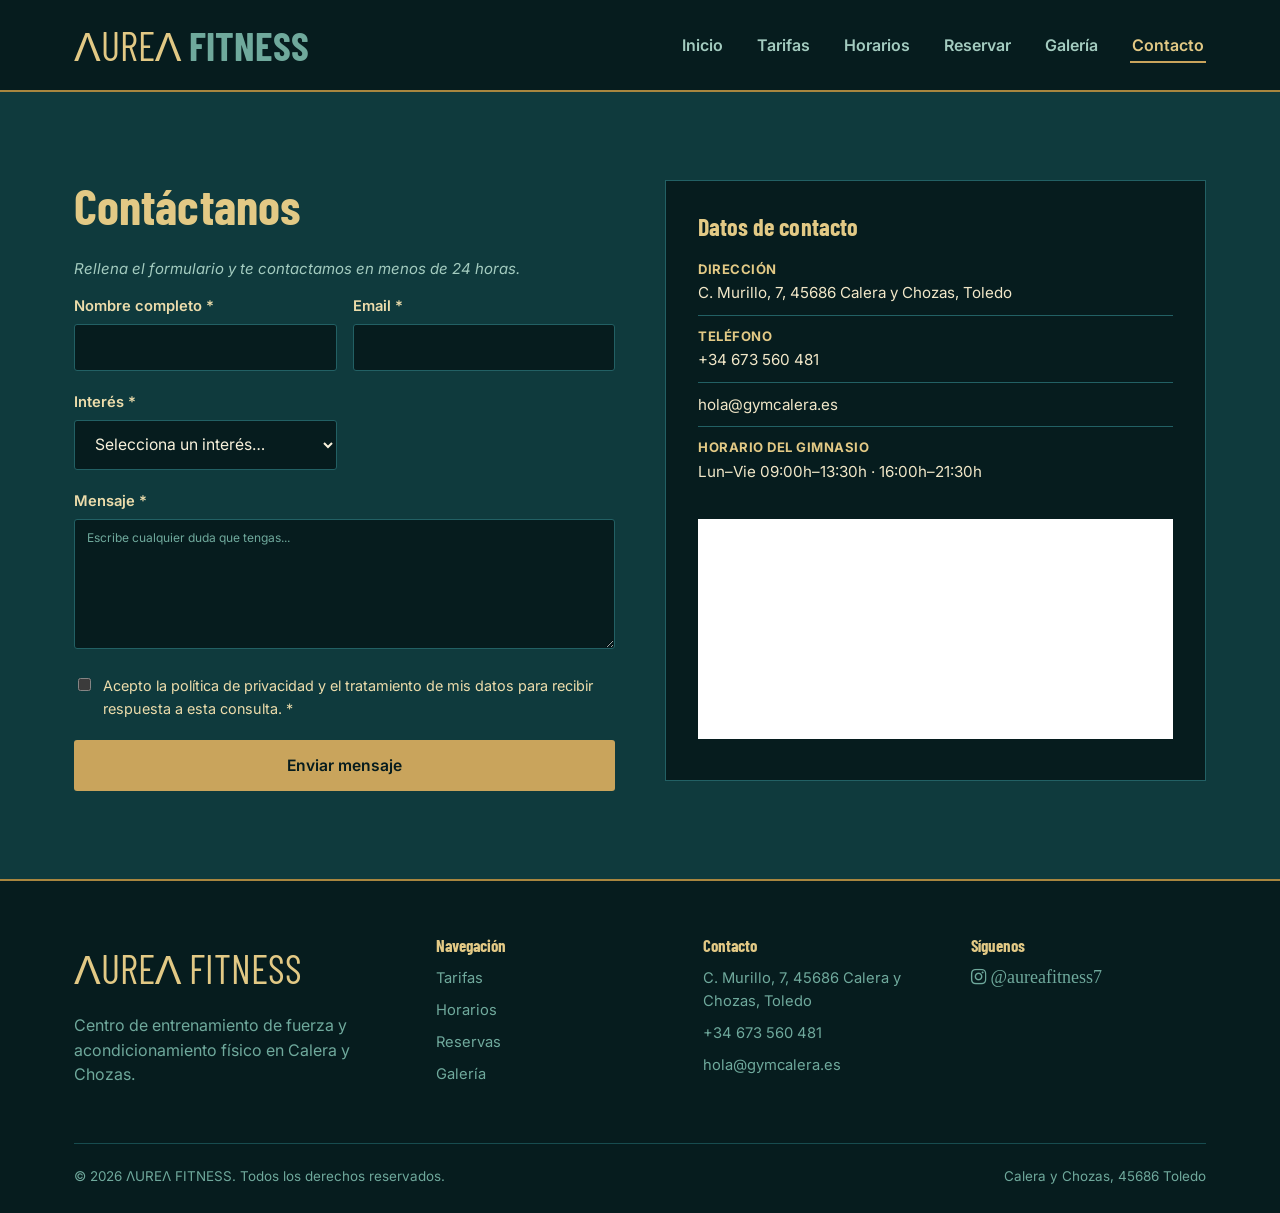
<file: contacto.html>
<!DOCTYPE html>
<html lang="es">
<head>
<meta charset="UTF-8">
<meta name="viewport" content="width=device-width, initial-scale=1.0">
<title>Contacto | ΛUREΛ FITNESS Toledo</title>
<meta name="description" content="Resuelve tus dudas sobre ΛUREΛ FITNESS en Toledo. Formulario de contacto, teléfono, email y ubicación.">
<link rel="canonical" href="https://www.gymcalera.es/contacto.html">
<meta property="og:type" content="website">
<meta property="og:title" content="Contacto | ΛUREΛ FITNESS Toledo">
<meta property="og:url" content="https://www.gymcalera.es/contacto.html">
<link rel="icon" href="data:image/svg+xml,<svg xmlns=%22http://www.w3.org/2000/svg%22 viewBox=%220 0 100 100%22><rect width=%22100%22 height=%22100%22 fill=%22%23101114%22/><text x=%2250%22 y=%2268%22 font-size=%2260%22 fill=%22%23e2472b%22 text-anchor=%22middle%22 font-family=%22Arial%22>C</text></svg>">
<link rel="preconnect" href="https://fonts.googleapis.com">
<link rel="preconnect" href="https://fonts.gstatic.com" crossorigin>
<link href="https://fonts.googleapis.com/css2?family=Barlow+Condensed:wght@500;600;700&family=Inter:wght@400;500;600;700&display=swap" rel="stylesheet">
<link rel="stylesheet" href="assets/css/style.css">
<link rel="stylesheet" href="https://cdnjs.cloudflare.com/ajax/libs/font-awesome/4.7.0/css/font-awesome.min.css">

</head>
<body>
<a class="skip-link" href="#main">Saltar al contenido</a>

<header class="site-header">
  <nav class="nav container" aria-label="Navegación principal">
    <a class="brand" href="index.html">ΛUREΛ <strong>FITNESS</strong></a>
    <ul class="nav-links">
      <li><a href="index.html">Inicio</a></li>
      <li><a href="tarifas.html">Tarifas</a></li>
      <li><a href="horarios.html">Horarios</a></li>
      <li><a href="reservar.html">Reservar</a></li>
      <li><a href="galeria.html">Galería</a></li>
      <li><a href="contacto.html" aria-current="page">Contacto</a></li>
    </ul>
     <div class="nav-cta">
      <button class="nav-toggle" aria-label="Abrir menú" aria-expanded="false">☰</button>
    </div>
  </nav>
</header>

<main id="main">

  <section class="section section--bone">
    <div class="container">
      <div class="contact-layout">

        <div>
          <h2 style="margin-bottom:26px;">Contáctanos</h2>
          <p class="lede" style="font-size: 15px;"><i>Rellena el formulario y te contactamos en menos de 24 horas.</i></p>
          <form id="contact-form" action="https://formspree.io/f/xyewagko" method="POST" novalidate>

            <div class="field-row">
              <div class="field">
                <label for="name">Nombre completo *</label>
                <input type="text" id="name" name="name" autocomplete="name" required maxlength="80">
                <p class="field-error" role="alert"></p>
              </div>
              <div class="field">
                <label for="email">Email *</label>
                <input type="email" id="email" name="email" autocomplete="email" required>
                <p class="field-error" role="alert"></p>
              </div>
            </div>

            <div class="field-row">
              <!--  <div class="field">
                <label for="phone">Teléfono</label>
                <input type="tel" id="phone" name="phone" autocomplete="tel">
                <p class="field-error" role="alert"></p>
              </div> -->
              <div class="field">
                <label for="interest">Interés *</label>
                <select id="interest" name="interest" required>
                  <option value="" selected disabled>Selecciona un interés…</option>
                  <option value="tarifas">Información sobre tarifas</option>
                  <option value="horarios">Horarios</option>
                  <option value="clases-dirigidas">Clases dirigidas</option>
                  <option value="otro">Otro</option>
                </select>
                <p class="field-error" role="alert"></p>
              </div>
              </div>

            <div class="field">
              <label for="message">Mensaje *</label>
              <textarea id="message" name="message" required placeholder="Escribe cualquier duda que tengas..." style="font-size: 12px;" maxlength="2000"></textarea>
              <p class="field-error" role="alert"></p>
            </div>

            <div class="field">
              <label style="display:flex; align-items:flex-start; gap:.6em; font-weight:400; font-size:.9rem;">
                <input type="checkbox" id="consent" name="consent" style="width:auto; margin-top:3px;" required>
                <span>Acepto la política de privacidad y el tratamiento de mis datos para recibir respuesta a esta consulta. *</span>
              </label>
            </div>

            <button type="submit" class="btn btn--primary btn--block">Enviar mensaje</button>
            <p class="form-status" role="status" aria-live="polite"></p>
          </form>
          <!-- Campo trampa anti-spam (dentro del form) -->
          <input type="text" name="_gotcha" style="display:none" tabindex="-1" autocomplete="off">
        </div>

        <aside>
          <div class="contact-info">
            <h3>Datos de contacto</h3>
            <ul>
              <li><b>Dirección</b>C. Murillo, 7, 45686 Calera y Chozas, Toledo</li>
              <li><b>Teléfono</b>+34 673 560 481</li>
              <li><a href="mailto:hola@gymcalera.es">hola@gymcalera.es</a></li>
              <li><b>Horario del gimnasio</b>Lun–Vie  09:00h–13:30h · 16:00h–21:30h</li>
            </ul>
            <iframe
              class="map-frame"
              title="Ubicación de ΛUREΛ FITNESS en Toledo"
              loading="lazy"
              referrerpolicy="no-referrer-when-downgrade"
              src="https://www.google.com/maps?q=C.+Murillo,+7,+45686+Calera+y+Chozas,+Toledo&output=embed">
            </iframe>
          </div>
        </aside>

      </div>
    </div>
  </section>

</main>

<footer class="site-footer">
  <div class="container">
    <div class="footer-grid">
      <div>
        <a class="brand" href="index.html">ΛUREΛ FITNESS</a>
        <p style="margin-top:14px; max-width:32ch;">Centro de entrenamiento de fuerza y acondicionamiento físico en Calera y Chozas.</p>
      </div>
      <div>
        <h4>Navegación</h4>
        <ul>
          <li><a href="tarifas.html">Tarifas</a></li>
          <li><a href="horarios.html">Horarios</a></li>
          <li><a href="reservar.html">Reservas</a></li>
          <li><a href="galeria.html">Galería</a></li>
        </ul>
      </div>
      <div>
        <h4>Contacto</h4>
        <ul>
          <li>C. Murillo, 7, 45686 Calera y Chozas, Toledo</li>
          <li>+34 673 560 481</li>
          <li><a href="mailto:hola@gymcalera.es">hola@gymcalera.es</a></li>
        </ul>
      </div>
      <div>
        <h4>Síguenos</h4>
        <ul>
          <li><a href="https://www.instagram.com/aureafitness7?fqnt=MWZwZjFvYjJ5NXQ3cQ%3D%3D" target="_blank" rel="noopener noreferrer" aria-label="@aureafitness7">
              <i class="fa fa-instagram" style="font-size: 18px;">   @aureafitness7</i>
              </a></li>
        </ul>
      </div>
    </div>
    <div class="footer-bottom">
      <span>© <span data-year>2026</span> ΛUREΛ FITNESS. Todos los derechos reservados.</span>
      <span>Calera y Chozas, 45686 Toledo</span>
    </div>
  </div>
</footer>

<script src="assets/js/main.js"></script>
</body>
</html>
</file>
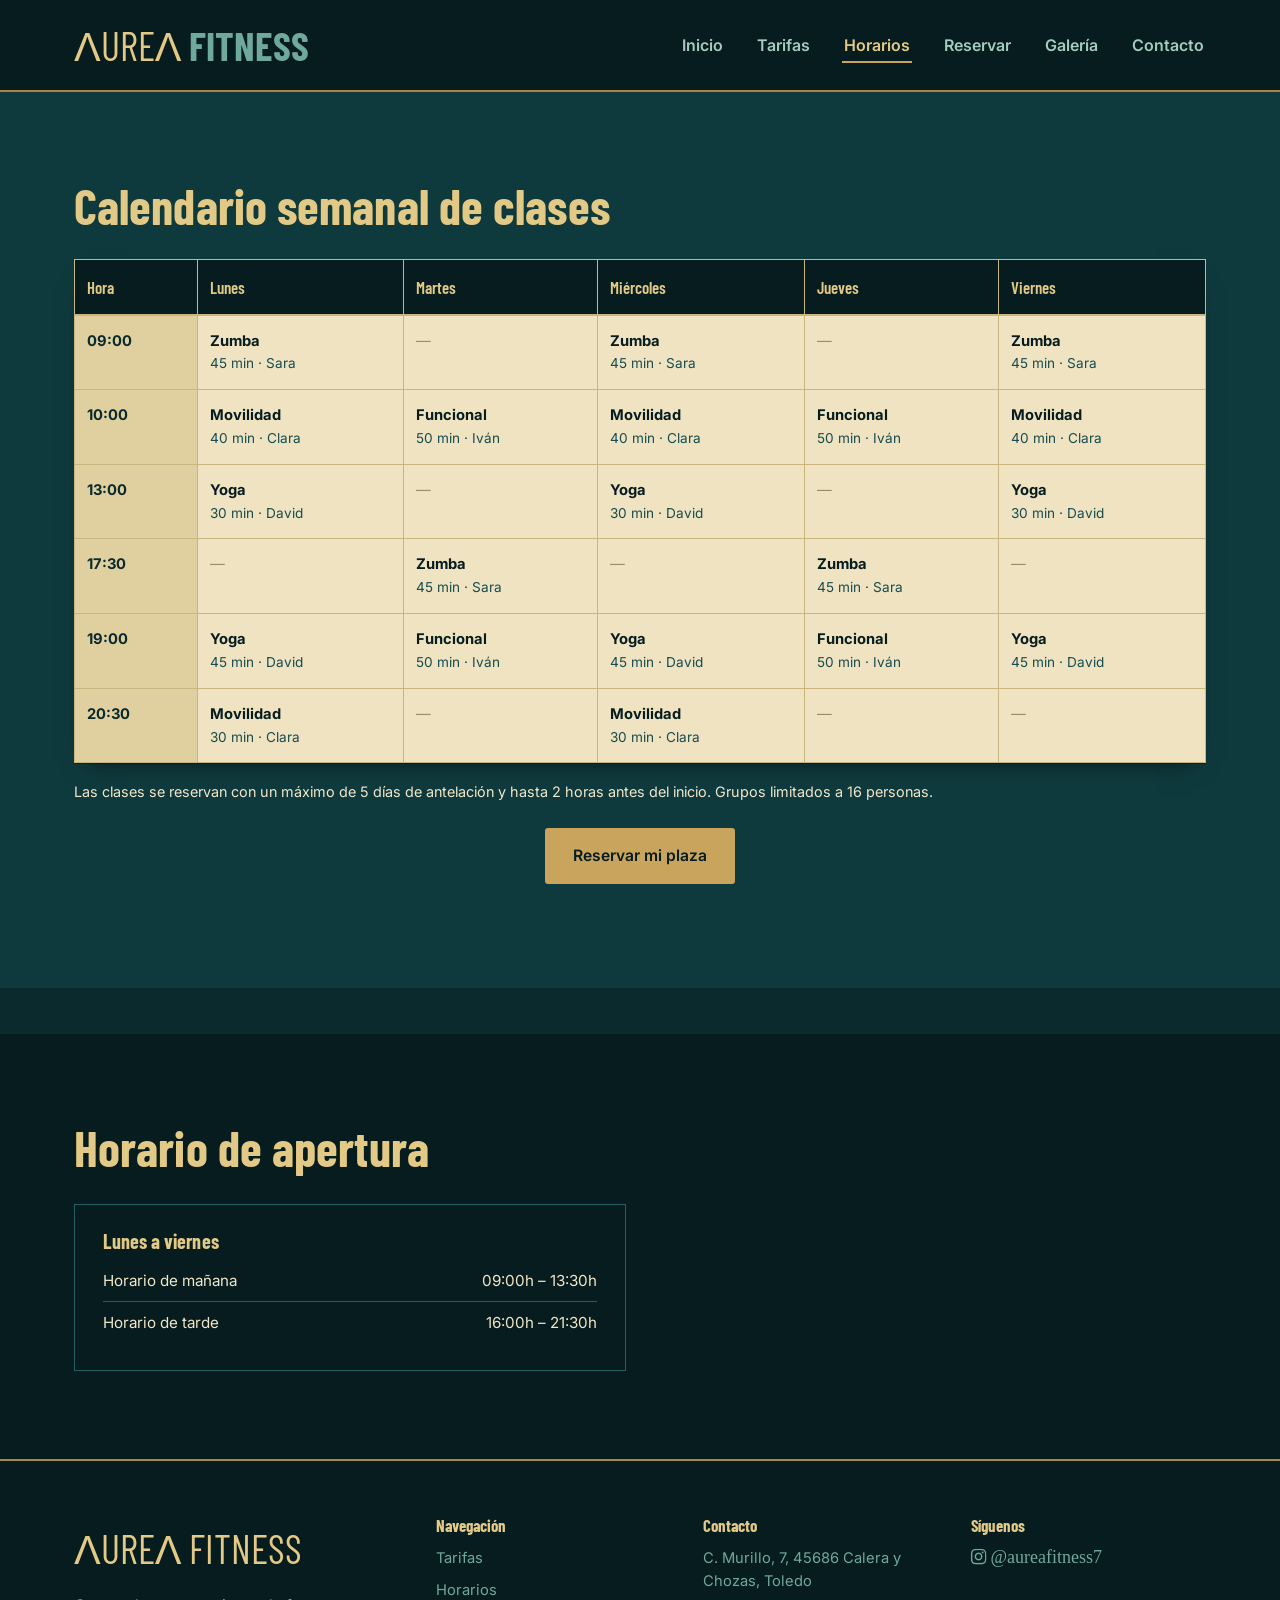
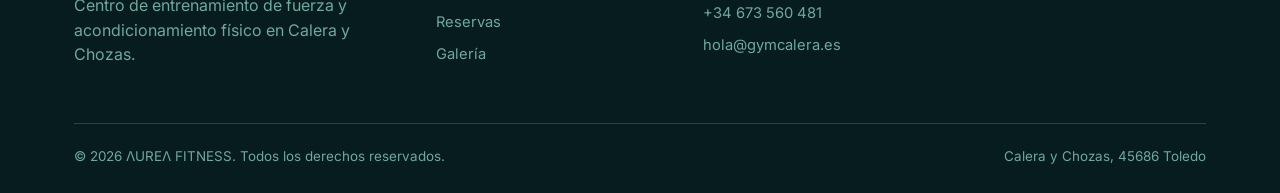
<file: horarios.html>
<!DOCTYPE html>
<html lang="es">
<head>
<meta charset="UTF-8">
<meta name="viewport" content="width=device-width, initial-scale=1.0">
<title>Horarios y clases | ΛUREΛ FITNESS Toledo</title>
<meta name="description" content="Horario de apertura y calendario semanal de clases dirigidas de ΛUREΛ FITNESS en Toledo: Yoga, funcional, Zumba y movilidad.">
<link rel="canonical" href="https://www.gymcalera.es/horarios.html">
<meta property="og:type" content="website">
<meta property="og:title" content="Horarios y clases | ΛUREΛ FITNESS Toledo">
<meta property="og:description" content="Consulta el horario de apertura y el calendario semanal de clases dirigidas de ΛUREΛ FITNESS.">
<meta property="og:url" content="https://www.gymcalera.es/horarios.html">
<link rel="icon" href="data:image/svg+xml,<svg xmlns=%22http://www.w3.org/2000/svg%22 viewBox=%220 0 100 100%22><rect width=%22100%22 height=%22100%22 fill=%22%23101114%22/><text x=%2250%22 y=%2268%22 font-size=%2260%22 fill=%22%23e2472b%22 text-anchor=%22middle%22 font-family=%22Arial%22>C</text></svg>">
<link rel="preconnect" href="https://fonts.googleapis.com">
<link rel="preconnect" href="https://fonts.gstatic.com" crossorigin>
<link href="https://fonts.googleapis.com/css2?family=Barlow+Condensed:wght@500;600;700&family=Inter:wght@400;500;600;700&display=swap" rel="stylesheet">
<link rel="stylesheet" href="assets/css/style.css">
<link rel="stylesheet" href="https://cdnjs.cloudflare.com/ajax/libs/font-awesome/4.7.0/css/font-awesome.min.css">

</head>
<body>
<a class="skip-link" href="#main">Saltar al contenido</a>

<header class="site-header">
  <nav class="nav container" aria-label="Navegación principal">
    <a class="brand" href="index.html">ΛUREΛ <strong>FITNESS</strong></a>
    <ul class="nav-links">
      <li><a href="index.html">Inicio</a></li>
      <li><a href="tarifas.html">Tarifas</a></li>
      <li><a href="horarios.html" aria-current="page">Horarios</a></li>
      <li><a href="reservar.html">Reservar</a></li>
      <li><a href="galeria.html">Galería</a></li>
      <li><a href="contacto.html">Contacto</a></li>
    </ul>
   <div class="nav-cta">

      <button class="nav-toggle" aria-label="Abrir menú" aria-expanded="false">☰</button>
    </div>
  </nav>
</header>

<main id="main">


  <section class="section section--bone">
    <div class="container">
      <h2 style="margin-bottom:28px;">Calendario semanal de clases</h2>
      <div class="timetable-wrap">
        <table class="timetable">
          <caption class="visually-hidden">Horario semanal de clases dirigidas de ΛUREΛ FITNESS</caption>
          <thead>
            <tr>
              <th scope="col">Hora</th>
              <th scope="col">Lunes</th>
              <th scope="col">Martes</th>
              <th scope="col">Miércoles</th>
              <th scope="col">Jueves</th>
              <th scope="col">Viernes</th>
            </tr>
          </thead>
          <tbody>
            <tr>
              <th scope="row">09:00</th>
              <td><b>Zumba</b><span>45 min · Sara</span></td>
              <td class="empty">—</td>
              <td><b>Zumba</b><span>45 min · Sara</span></td>
              <td class="empty">—</td>
              <td><b>Zumba</b><span>45 min · Sara</span></td>
            </tr>
            <tr>
              <th scope="row">10:00</th>
              <td><b>Movilidad</b><span>40 min · Clara</span></td>
              <td><b>Funcional</b><span>50 min · Iván</span></td>
              <td><b>Movilidad</b><span>40 min · Clara</span></td>
              <td><b>Funcional</b><span>50 min · Iván</span></td>
              <td><b>Movilidad</b><span>40 min · Clara</span></td>
            </tr>
            <tr>
              <th scope="row">13:00</th>
              <td><b>Yoga</b><span>30 min · David</span></td>
              <td class="empty">—</td>
              <td><b>Yoga</b><span>30 min · David</span></td>
              <td class="empty">—</td>
              <td><b>Yoga</b><span>30 min · David</span></td>
            </tr>
            <tr>
              <th scope="row">17:30</th>
              <td class="empty">—</td>
              <td><b>Zumba</b><span>45 min · Sara</span></td>
              <td class="empty">—</td>
              <td><b>Zumba</b><span>45 min · Sara</span></td>
              <td class="empty">—</td>
            </tr>
            <tr>
              <th scope="row">19:00</th>
              <td><b>Yoga</b><span>45 min · David</span></td>
              <td><b>Funcional</b><span>50 min · Iván</span></td>
              <td><b>Yoga</b><span>45 min · David</span></td>
              <td><b>Funcional</b><span>50 min · Iván</span></td>
              <td><b>Yoga</b><span>45 min · David</span></td>
            </tr>
            <tr>
              <th scope="row">20:30</th>
              <td><b>Movilidad</b><span>30 min · Clara</span></td>
              <td class="empty">—</td>
              <td><b>Movilidad</b><span>30 min · Clara</span></td>
              <td class="empty">—</td>
              <td class="empty">—</td>
            </tr>
          </tbody>
        </table>
      </div>
      <p style="margin-top:18px; color:var(--graphite-700); font-size:.9rem; max-width:none;">
      Las clases se reservan con un máximo de 5 días de antelación y hasta 2 horas antes del inicio. Grupos limitados a 16 personas.
      </p>
      <p class="center" style="margin-top:24px;"><a class="btn btn--primary" href="reservar.html">Reservar mi plaza</a></p>
    </div>
  </section>

  <section class="section section--dark hours-cards">
    <div class="container">
      <h2 style="max-width:-200px;">Horario de apertura</h2>
      <div class="grid grid--2" style="margin-top:32px;">
        <div class="hours-card">
          <h3>Lunes a viernes</h3>
          <ul>
            <li><span>Horario de mañana</span><span>09:00h – 13:30h</span></li>
            <li><span>Horario de tarde</span><span>16:00h – 21:30h</span></li>

          </ul>
        </div>
        
      </div>
    </div>
  </section>
<!--
  <section class="section cta-band">
    <div class="container">
      <h2>Reserva tu primera clase</h2>
      <p class="lede center">Elige el horario que mejor te encaje y ven a probarlo sin compromiso.</p>
      <a class="btn btn--outline" href="contacto.html">Reservar clase gratuita</a>
    </div>
  </section>
-->
</main>

<footer class="site-footer">
  <div class="container">
    <div class="footer-grid">
      <div>
        <a class="brand" href="index.html">ΛUREΛ FITNESS</a>
        <p style="margin-top:14px; max-width:32ch;">Centro de entrenamiento de fuerza y acondicionamiento físico en Calera y Chozas.</p>
      </div>
      <div>
        <h4>Navegación</h4>
        <ul>
          <li><a href="tarifas.html">Tarifas</a></li>
          <li><a href="horarios.html">Horarios</a></li>
          <li><a href="reservar.html">Reservas</a></li>
          <li><a href="galeria.html">Galería</a></li>
        </ul>
      </div>
      <div>
        <h4>Contacto</h4>
        <ul>
          <li>C. Murillo, 7, 45686 Calera y Chozas, Toledo</li>
          <li>+34 673 560 481</li>
          <li><a href="mailto:hola@gymcalera.es">hola@gymcalera.es</a></li>
        </ul>
      </div>
      <div>
        <h4>Síguenos</h4>
        <ul>
          <li><a href="https://www.instagram.com/aureafitness7?fqnt=MWZwZjFvYjJ5NXQ3cQ%3D%3D" target="_blank" rel="noopener noreferrer" aria-label="@aureafitness7">
              <i class="fa fa-instagram" style="font-size: 18px;">   @aureafitness7</i>
              </a></li>
        </ul>
      </div>
    </div>
    <div class="footer-bottom">
      <span>© <span data-year>2026</span> ΛUREΛ FITNESS. Todos los derechos reservados.</span>
      <span>Calera y Chozas, 45686 Toledo</span>
    </div>
  </div>
</footer>

<script src="assets/js/main.js"></script>
</body>
</html>
</file>
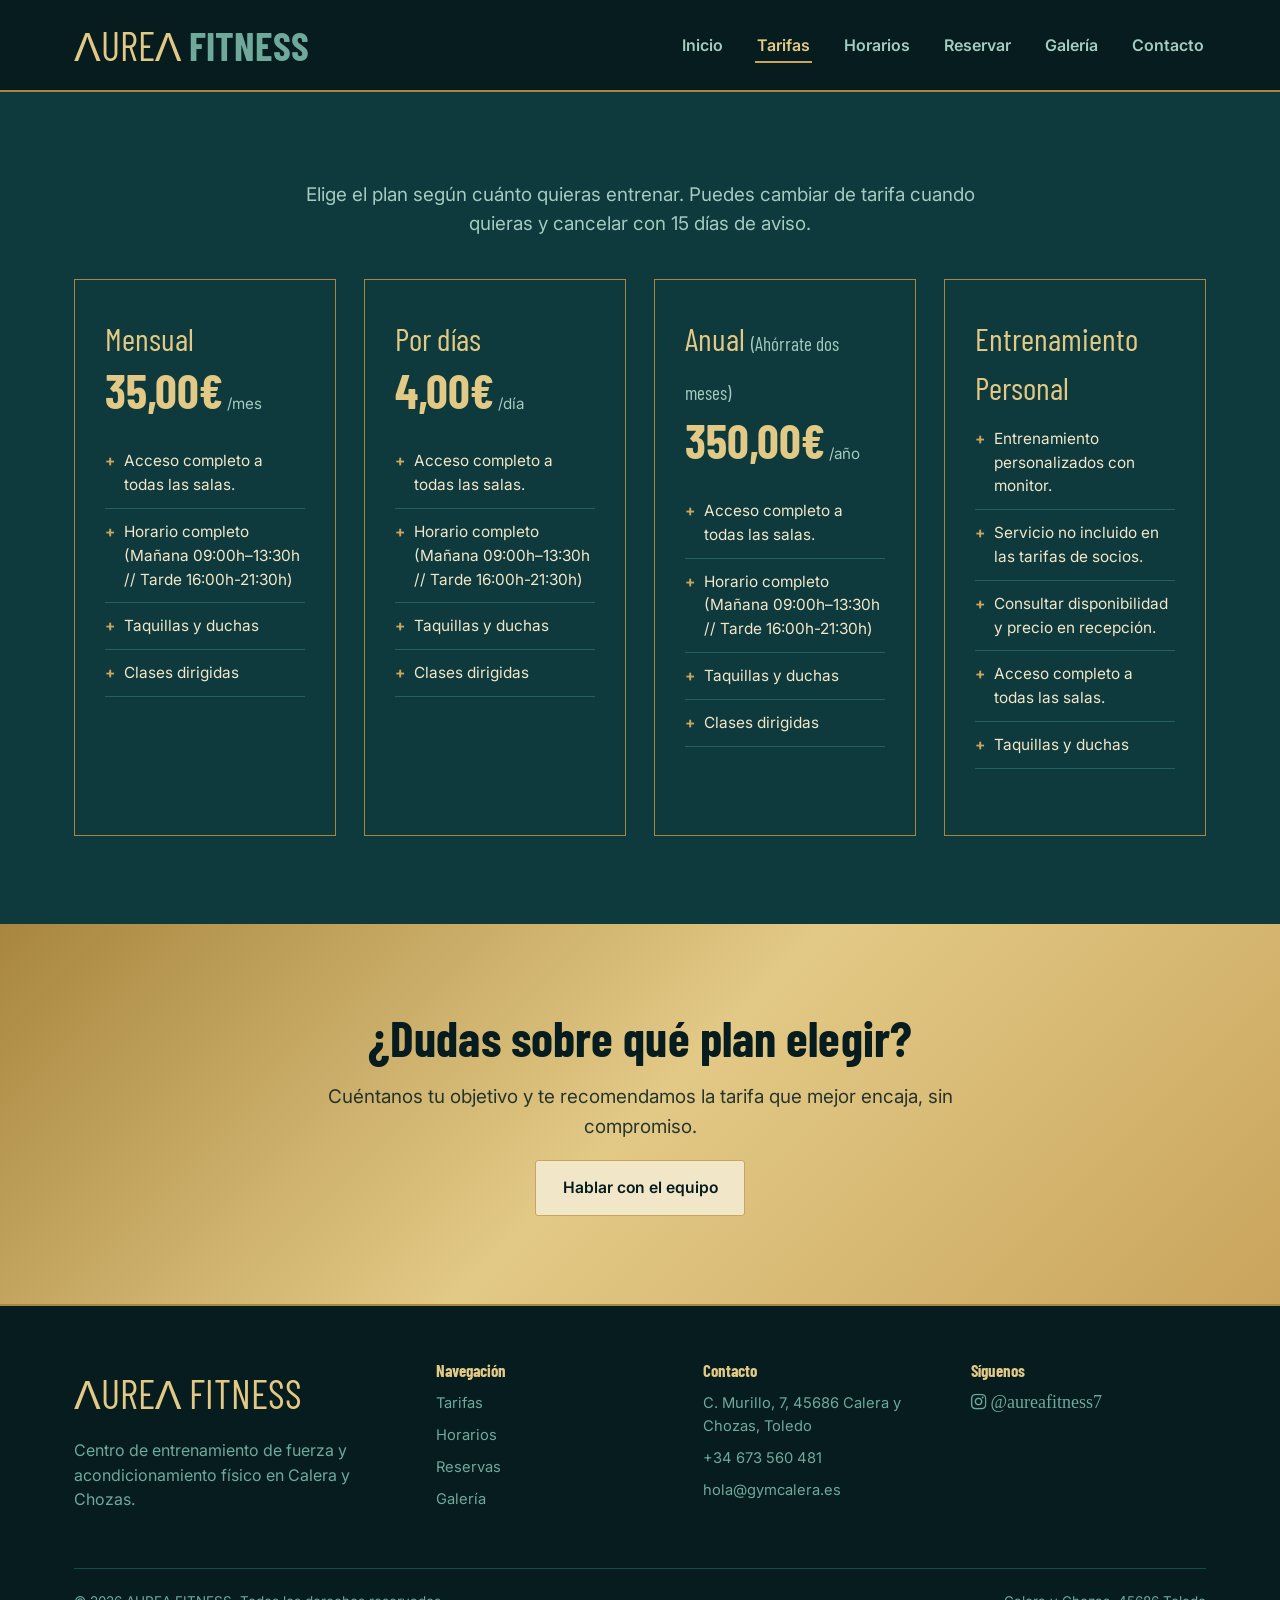
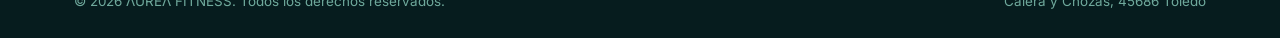
<file: tarifas.html>
<!DOCTYPE html>
<html lang="es">
<head>
<meta charset="UTF-8">
<meta name="viewport" content="width=device-width, initial-scale=1.0">
<title>Tarifas | ΛUREΛ FITNESS Toledo</title>
<meta name="description" content="Consulta las tarifas de ΛUREΛ FITNESS en Toledo: planes Básico, Rendimiento y Elite. Sin permanencia, con primera semana de valoración incluida.">
<link rel="canonical" href="https://www.gymcalera.es/tarifas.html">
<meta property="og:type" content="website">
<meta property="og:title" content="Tarifas | ΛUREΛ FITNESS Toledo">
<meta property="og:description" content="Planes desde 34,90€/mes. Sin permanencia. Sala de musculación, clases dirigidas y entrenamiento personal en Toledo.">
<meta property="og:url" content="https://www.gymcalera.es/tarifas.html">
<link rel="icon" href="data:image/svg+xml,<svg xmlns=%22http://www.w3.org/2000/svg%22 viewBox=%220 0 100 100%22><rect width=%22100%22 height=%22100%22 fill=%22%23101114%22/><text x=%2250%22 y=%2268%22 font-size=%2260%22 fill=%22%23e2472b%22 text-anchor=%22middle%22 font-family=%22Arial%22>C</text></svg>">
<link rel="preconnect" href="https://fonts.googleapis.com">
<link rel="preconnect" href="https://fonts.gstatic.com" crossorigin>
<link href="https://fonts.googleapis.com/css2?family=Barlow+Condensed:wght@500;600;700&family=Inter:wght@400;500;600;700&display=swap" rel="stylesheet">
<link rel="stylesheet" href="assets/css/style.css">
<link rel="stylesheet" href="https://cdnjs.cloudflare.com/ajax/libs/font-awesome/4.7.0/css/font-awesome.min.css">

</head>
<body>
<a class="skip-link" href="#main">Saltar al contenido</a>

<header class="site-header">
  <nav class="nav container" aria-label="Navegación principal">
    <a class="brand" href="index.html">ΛUREΛ <strong>FITNESS</strong></a>
    <ul class="nav-links">
      <li><a href="index.html">Inicio</a></li>
      <li><a href="tarifas.html" aria-current="page">Tarifas</a></li>
      <li><a href="horarios.html">Horarios</a></li>
      <li><a href="reservar.html">Reservar</a></li>
      <li><a href="galeria.html">Galería</a></li>
      <li><a href="contacto.html">Contacto</a></li>
    </ul>
    <div class="nav-cta">
      <a class="btn btn--outline" href="contacto.html"></a>
      <button class="nav-toggle" aria-label="Abrir menú" aria-expanded="false">☰</button>
    </div>
  </nav>
</header>

<main id="main">

  <section class="section section--bone">
    <p class="lede" style="text-align: center; margin-inline: auto; margin-bottom: 40px;">Elige el plan según cuánto quieras entrenar. Puedes cambiar de tarifa cuando quieras y cancelar con 15 días de aviso.</p>
    <div class="container">
      <div class="grid grid--4 plans">

        <div class="plan">
          <p class="plan-name">Mensual</p>
          <!--<p class="plan-desc">Para quien quiere entrenar por su cuenta a su ritmo.</p>-->
          <p class="plan-price"><b>35,00€</b> <small>/mes</small></p>
          <ul>
            <li>Acceso completo a todas las salas.</li>
            <li>Horario completo (Mañana 09:00h–13:30h // Tarde 16:00h-21:30h)</li>
            <li>Taquillas y duchas</li>
            <li>Clases dirigidas</li>
          </ul>
          <!--<a class="btn btn--outline btn--block" href="contacto.html">Elegir Mensual</a>-->
        </div>

        <div class="plan">
          <p class="plan-name">Por días</p>
          <!--<p class="plan-desc">Sala libre más todas las clases dirigidas que quieras.</p>-->
          <p class="plan-price"><b>4,00€</b> <small>/día</small></p>
          <ul>
            <li>Acceso completo a todas las salas.</li>
            <li>Horario completo (Mañana 09:00h–13:30h // Tarde 16:00h-21:30h)</li>
            <li>Taquillas y duchas</li>
            <li>Clases dirigidas</li>
          </ul>
          <!--<a class="btn btn--outline btn--block" href="contacto.html">Elegir por día</a>-->
        </div>

        <div class="plan">
          <p class="plan-name">Anual <span class="plan-desc">(Ahórrate dos meses)</span></p>          
          <p class="plan-price"><b>350,00€</b> <small>/año</small></p>
          <ul>
            <li>Acceso completo a todas las salas.</li>
            <li>Horario completo (Mañana 09:00h–13:30h // Tarde 16:00h-21:30h)</li>
            <li>Taquillas y duchas</li>
            <li>Clases dirigidas</li>
          </ul>
          <!--<a class="btn btn--outline btn--block" href="contacto.html">Elegir Anual</a>-->
        </div>
        
        <div class="plan">
          <p class="plan-name">Entrenamiento Personal</p>          
          <ul>
            <li>Entrenamiento personalizados con monitor.</li>
            <li>Servicio no incluido en las tarifas de socios.</li>
            <li>Consultar disponibilidad y precio en recepción.</li>
            <li>Acceso completo a todas las salas.</li>
            <li>Taquillas y duchas</li>
            
          </ul>
          <!--<a class="btn btn--outline btn--block" href="contacto.html">Elegir Anual</a>-->
        </div>

      </div>
    </div>
  </section>

  <!--
  <section class="section section--dark">
    <div class="container">
      <span class="kicker">Otras opciones</span>
      <h2 style="max-width:22ch;">Bonos y tarifas puntuales</h2>
      <div class="grid grid--3" style="margin-top:36px;">
        <div class="service" style="background:var(--graphite-900); border-top-color:var(--ember-500); box-shadow:none;">
          <h3>Bono 10 clases</h3>
          <p style="color:var(--steel-300);">Válido 3 meses, sin cuota mensual. Ideal si vienes de forma puntual.</p>
          <p class="plan-price" style="margin-top:14px;"><b style="font-size:2rem;">65€</b></p>
        </div>
        <div class="service" style="background:var(--graphite-900); border-top-color:var(--ember-500); box-shadow:none;">
          <h3>Pase de día</h3>
          <p style="color:var(--steel-300);">Acceso completo a sala y una clase dirigida durante un día.</p>
          <p class="plan-price" style="margin-top:14px;"><b style="font-size:2rem;">12€</b></p>
        </div>
        <div class="service" style="background:var(--graphite-900); border-top-color:var(--ember-500); box-shadow:none;">
          <h3>Matrícula</h3>
          <p style="color:var(--steel-300);">Pago único al darte de alta. Incluye valoración inicial y equipación básica.</p>
          <p class="plan-price" style="margin-top:14px;"><b style="font-size:2rem;">25€</b></p>
        </div>
      </div>
    </div>
  </section>
  -->

  <section class="section cta-band">
    <div class="container">
      <h2>¿Dudas sobre qué plan elegir?</h2>
      <p class="lede center">Cuéntanos tu objetivo y te recomendamos la tarifa que mejor encaja, sin compromiso.</p>
      <a class="btn btn--outline" href="contacto.html">Hablar con el equipo</a>
    </div>
  </section>

</main>

<footer class="site-footer">
  <div class="container">
    <div class="footer-grid">
      <div>
        <a class="brand" href="index.html">ΛUREΛ FITNESS</a>
        <p style="margin-top:14px; max-width:32ch;">Centro de entrenamiento de fuerza y acondicionamiento físico en Calera y Chozas.</p>
      </div>
      <div>
        <h4>Navegación</h4>
        <ul>
          <li><a href="tarifas.html">Tarifas</a></li>
          <li><a href="horarios.html">Horarios</a></li>
          <li><a href="reservar.html">Reservas</a></li>
          <li><a href="galeria.html">Galería</a></li>
        </ul>
      </div>
      <div>
        <h4>Contacto</h4>
        <ul>
          <li>C. Murillo, 7, 45686 Calera y Chozas, Toledo</li>
          <li>+34 673 560 481</li>
          <li><a href="mailto:hola@gymcalera.es">hola@gymcalera.es</a></li>
        </ul>
      </div>
      <div>
        <h4>Síguenos</h4>
        <ul>
          <li><a href="https://www.instagram.com/aureafitness7?fqnt=MWZwZjFvYjJ5NXQ3cQ%3D%3D" target="_blank" rel="noopener noreferrer" aria-label="@aureafitness7">
              <i class="fa fa-instagram" style="font-size: 18px;">   @aureafitness7</i>
              </a></li>
        </ul>
      </div>
    </div>
    <div class="footer-bottom">
      <span>© <span data-year>2026</span> ΛUREΛ FITNESS. Todos los derechos reservados.</span>
      <span>Calera y Chozas, 45686 Toledo</span>
    </div>
  </div>
</footer>

<script src="assets/js/main.js"></script>
</body>
</html>
</file>
<file: assets/css/style.css>
/* ============================================================
   ΛUREΛ FITNESS — sistema de diseño
   Paleta (sacada del cartel): verde azulado profundo + oro + pátina turquesa
   Tipografía: Barlow Condensed (titulares) + Inter (cuerpo)
   ============================================================ */

:root{
  /* Fondos: verde azulado profundo del cartel */
  --teal-950: #061c1e;
  --teal-900: #0a2a2d;
  --teal-800: #0f3a3d;
  --teal-700: #174c4f;
  --teal-600: #226064;

  /* Pátina turquesa (el verde envejecido de los marcos y el logo) */
  --patina-400: #6fa99c;
  --patina-300: #a3cbbf;

  /* Oro del cartel */
  --gold-600: #a8863f;
  --gold-500: #c9a45c;
  --gold-300: #e2c985;
  --gold-200: #ecdcab;

  /* Texto crema */
  --cream-100: #f1e7c8;
  --cream-050: #f8f1db;

  /* Estados (error / éxito) */
  --error-fg: #f0a090;
  --error-bg: rgba(224,120,100,.15);
  --ok-fg: var(--patina-300);
  --ok-bg: rgba(111,169,156,.18);

  --font-display: "Barlow Condensed", "Arial Narrow", sans-serif;
  --font-body: "Inter", -apple-system, BlinkMacSystemFont, "Segoe UI", sans-serif;

  --maxw: 1180px;
  --radius-sm: 3px;
  --radius-md: 6px;

  --shadow-card: 0 1px 0 rgba(0,0,0,.4), 0 12px 24px -14px rgba(0,0,0,.6);

  color-scheme: dark;
}

*, *::before, *::after{ box-sizing: border-box; }
html{ scroll-behavior: smooth; }

body{
  margin: 0;
  background: var(--teal-900);
  color: var(--cream-100);
  font-family: var(--font-body);
  font-size: 16px;
  line-height: 1.55;
  -webkit-font-smoothing: antialiased;
}

img{ max-width: 100%; display: block; }

a{ color: inherit; text-decoration: none; }

h1, h2, h3, h4{
  font-family: var(--font-display);
  font-weight: 700;
  line-height: 1.02;
  margin: 0 0 .4em;
  letter-spacing: .002em;
  color: var(--gold-300);
}

h1{ font-size: clamp(2.8rem, 7vw, 5.4rem); }
h2{ font-size: clamp(2rem, 4.4vw, 3.1rem); }
h3{ font-size: 1.5rem; }

p{ margin: 0 0 1em; max-width: 62ch; }

.container{
  max-width: var(--maxw);
  margin-inline: auto;
  padding-inline: 24px;
}

.section{ padding: 88px 0; }
.section--tight{ padding: 56px 0; }
.section--dark{ background: var(--teal-950); color: var(--cream-100); }
.section--dark h2, .section--dark h3{ color: var(--gold-300); }
.section--dark p{ color: var(--patina-300); }
.section--bone{ background: var(--teal-800); }

.kicker{
  display: block;
  font-family: var(--font-display);
  font-size: 25px;
  color: var(--gold-300);
  margin-bottom: .5em;
  letter-spacing: .01em;
}

.lede{
  font-size: 1.18rem;
  color: var(--patina-300);
  max-width: 58ch;
}
.section--dark .lede{ color: var(--patina-300); }

/* ---------- Botones ---------- */
.btn{
  display: inline-flex;
  align-items: center;
  gap: .5em;
  font-family: var(--font-body);
  font-weight: 600;
  font-size: .98rem;
  padding: .95em 1.7em;
  border-radius: var(--radius-sm);
  border: 1.5px solid transparent;
  cursor: pointer;
  transition: background-color .15s ease, color .15s ease, border-color .15s ease, transform .1s ease;
}
.btn:active{ transform: translateY(1px); }

.btn--primary{
  background: var(--gold-500) ;
  color: var(--teal-950);
}
.btn--primary:hover{ background: var(--gold-300); }

.btn--outline{
  background: var(--cream-100);
  border-color: var(--gold-500);
  color: var(--gold-300);
}
.btn--outline:hover{ background: rgba(201,164,92,.12); }

.btn--galeria{
  background: var(--teal-600);
  border-color: var(--teal-950);
  color: var(--gold-300);
}
.btn--galeria:hover{
  background: var(--teal-950);
}
.section--bone .btn--outline,
body:not(.section--dark) .btn--outline{
  border-color: var(--gold-500);
}
.section--bone .btn--outline:hover{ background: rgba(201,164,92,.12); }

.btn--block{ width: 100%; justify-content: center; }

/* ---------- Header / nav ---------- */
.site-header{
  position: sticky;
  top: 0;
  z-index: 50;
  background: var(--teal-950);
  border-bottom: 2px solid var(--gold-600);
}

.nav{
  display: flex;
  align-items: center;
  justify-content: space-between;
  padding-block: 14px;
}

.brand{
  font-family: var(--font-display);
  font-size: 2.5rem;
  color: var(--gold-300);
  display: flex;
  align-items: baseline;
  gap: .18em;
}
.brand strong{ color: var(--patina-400); }

.nav-links{
  display: flex;
  gap: 30px;
  list-style: none;
  margin: 0;
  padding: 0;
}

.nav-links a{
  color: var(--patina-300);
  font-weight: 600;
  font-size: 1rem;
  padding: 6px 2px;
  border-bottom: 2px solid transparent;
  transition: color .15s ease, border-color .15s ease;
}
.nav-links a:hover,
.nav-links a[aria-current="page"]{
  color: var(--gold-300);
  border-color: var(--gold-500);
}

.nav-cta{ display: flex; align-items: center; gap: 18px; }
.nav-links{ margin-left: auto; }

/* En escritorio, este bloque no se muestra (solo sirve para el botón ☰ del móvil) */
@media (min-width: 861px){
  .nav-cta{ display: none; }
}

.nav-toggle{
  display: none;
  background: none;
  border: none;
  color: var(--gold-300);
  font-size: 1.6rem;
  cursor: pointer;
  padding: 4px 8px;
}

@media (max-width: 860px){
  .nav-toggle{ display: block; }
  .nav-links{
    position: absolute;
    inset-inline: 0;
    top: 100%;
    flex-direction: column;
    background: var(--teal-950);
    border-bottom: 1px solid var(--teal-600);
    padding: 10px 24px 24px;
    gap: 4px;
    display: none;
  }
  .nav-links.is-open{ display: flex; }
  .nav-links a{ display: block; padding: 12px 0; border-bottom: 1px solid var(--teal-800); }
  .nav-cta .btn--outline{ display: none; }
}

/* ---------- Hero ---------- */
.hero{
  background:
    linear-gradient(rgba(6,28,30,.55), rgba(6,28,30,.55)),
    url('../images/sala.jpg');
    background-size: 100% auto;
    background-position: center center;
    background-repeat: no-repeat;
    background-color: var(--teal-950);
    min-height: 350px;
}

.hero .container{
  display: grid;
  grid-template-columns: 1.15fr .85fr;
  gap: 40px;
  align-items: end;
  padding-top: 72px;
  padding-bottom: 0;
}

.hero-copy{ padding-bottom: 64px; }

.hero-copy .lede{ color: var(--cream-050); margin-bottom: 1.6em; text-shadow: 2px 2px 8px rgba(0,0,0,0.8);
 }

.hero-actions{ display: flex; gap: 14px; flex-wrap: wrap; margin-bottom: 2.4em; }

.hero-stats{
  display: flex;
  gap: 34px;
  flex-wrap: wrap;
  border-top: 1px solid var(--gold-600);
  padding-top: 26px;
}
.hero-stat b{
  display: block;
  font-family: var(--font-display);
  font-size: 2.2rem;
  color: var(--gold-500);
  line-height: 1;
}
.hero-stat span{ color: var(--patina-300); font-size: .88rem; }

.hero-media{
  align-self: stretch;
  position: relative;
  min-height: 380px;
}
.hero-media img{
  height: 100%;
  width: 100%;
  object-fit: cover;
  filter: grayscale(.15) contrast(1.05);
}
.hero-media::after{
  content: "";
  position: absolute;
  inset: 0;
  background: linear-gradient(180deg, transparent 55%, var(--teal-950) 100%);
}

@media (max-width: 900px){
  .hero .container{ grid-template-columns: 1fr; padding-top: 44px; }
  .hero-media{ min-height: 280px; order: -1; }
}

/* ---------- Page hero (páginas internas) ---------- */
.page-hero{
  background: var(--teal-950);
  color: var(--cream-100);
  padding: 64px 0 48px;
  border-bottom: 1px solid var(--gold-600);
}
.page-hero .lede{ color: var(--patina-300); }
.breadcrumb{
  color: var(--patina-400);
  font-size: .88rem;
  margin-bottom: 18px;
}
.breadcrumb a{ color: var(--patina-300); }
.breadcrumb a:hover{ color: var(--gold-300); }

/* ---------- Grids genéricos ---------- */
.grid{ display: grid; gap: 28px; }
.grid--3{ grid-template-columns: repeat(3, 1fr); }
.grid--2{ grid-template-columns: repeat(2, 1fr); }
.grid--4{ grid-template-columns: repeat(4, 1fr); }

@media (max-width: 900px){
  .grid--3, .grid--4{ grid-template-columns: repeat(2, 1fr); }
}
@media (max-width: 620px){
  .grid--2, .grid--3, .grid--4{ grid-template-columns: 1fr; }
}

/* ---------- Servicios (home) ---------- */
.service{
  border-top: 3px solid var(--gold-500);
  background: var(--teal-700);
  padding: 30px 26px 32px;
  box-shadow: var(--shadow-card);
}
.service h3{ margin-bottom: .3em; }
.service p{ color: var(--patina-300); margin-bottom: 0; }
.service .num{
  font-family: var(--font-display);
  font-size: 2.6rem;
  color: var(--gold-500);
  opacity: .4;
  line-height: 1;
  margin-bottom: .1em;
}

/* ---------- Tarifas ---------- */
.plans{ align-items: stretch; }
.plan{
  display: flex;
  flex-direction: column;
  background: var(--teal-800);
  border: 1px solid var(--gold-600);
  padding: 34px 30px;
  position: relative;
}

.plan-name{ font-family: var(--font-display); font-size: 2rem; margin-bottom: .1em; color: var(--gold-300); }
.plan-desc{ color: var(--patina-300); font-size: 1.2rem; margin-bottom: 1.2em; }

.plan-price{ margin-bottom: 1.4em; }
.plan-price b{ font-family: var(--font-display); font-size: 3rem; line-height: 1; color: var(--gold-300); }
.plan-price small{ color: var(--patina-300); font-size: .95rem; }

.plan ul{ list-style: none; margin: 0 0 2em; padding: 0; flex-grow: 1; }
.plan li{
  padding: 11px 0;
  border-bottom: 1px solid var(--teal-600);
  font-size: .96rem;
  display: flex;
  gap: .6em;
}
.plan li::before{ content: "+"; color: var(--gold-500); font-weight: 700; }
.plan li.is-off{ opacity: .4; }
.plan li.is-off::before{ content: "–"; color: var(--patina-400); }

.plans-note{
  text-align: center;
  color: var(--patina-300);
  margin-top: 34px;
  font-size: .95rem;
}

/* ---------- Horarios ---------- */
.timetable-wrap{ overflow-x: auto; box-shadow: var(--shadow-card); }
.timetable{
  width: 100%;
  border-collapse: collapse;
  min-width: 760px;
  background: #efe3c2;              /* beige */
}
.timetable caption{ text-align: left; padding: 14px 18px; font-weight: 600; color: var(--teal-800); background: #efe3c2; }
.timetable th, .timetable td{
  border: 1px solid #c9b57e;        /* beige más oscuro para las líneas */
  padding: 14px 12px;
  text-align: left;
  font-size: .92rem;
  vertical-align: top;
}
.timetable thead th{
  background: var(--teal-950);
  color: var(--gold-300);
  font-family: var(--font-display);
  font-size: 1.05rem;
  font-weight: 600;
}
.timetable tbody th{
  background: #e0d0a0;              /* beige algo más oscuro para la columna de horas */
  color: var(--teal-900);
  font-weight: 700;
  white-space: nowrap;
}
.timetable td{ color: var(--teal-900); }
.timetable td b{ display: block; color: var(--teal-950); }
.timetable td span{ color: var(--teal-700); font-size: .85rem; }
.timetable td.empty{ color: #9a8f68; }

.hours-cards{ margin-top: 46px; }
.hours-card{
  background: var(--teal-950);
  color: var(--cream-100);
  border: 1px solid var(--teal-600);
  padding: 26px 28px;
}
.hours-card h3{ color: var(--gold-300); font-size: 1.25rem; }
.hours-card ul{ list-style: none; margin: 0; padding: 0; }
.hours-card li{
  display: flex;
  justify-content: space-between;
  padding: 9px 0;
  border-bottom: 1px solid var(--teal-600);
  font-size: .95rem;
}
.hours-card li:last-child{ border-bottom: none; }

/* ---------- Galería ---------- */
.gallery{
  display: grid;
  grid-template-columns: repeat(4, 1fr);
  grid-auto-rows: 220px;
  gap: 10px;
}
.gallery figure{
  margin: 0;
  position: relative;
  overflow: hidden;
  background: var(--teal-800);
}
.gallery img{
  width: 100%; height: 100%; object-fit: cover;
  transition: transform .5s ease;
}
.gallery a:hover img{ transform: scale(1.06); }
.gallery figcaption{
  position: absolute; left: 0; right: 0; bottom: 0;
  padding: 10px 12px;
  font-size: .82rem;
  color: var(--cream-050);
  background: linear-gradient(0deg, rgba(6,28,30,.9), transparent);
}
.gallery .span-2{ grid-column: span 2; }
.gallery .span-2r{ grid-row: span 2; }

@media (max-width: 900px){
  .gallery{ grid-template-columns: repeat(2, 1fr); }
  .gallery .span-2{ grid-column: span 2; }
}
@media (max-width: 560px){
  .gallery{ grid-template-columns: 1fr; grid-auto-rows: 240px; }
  .gallery .span-2{ grid-column: span 1; }
}

.lightbox{
  position: fixed; inset: 0;
  background: rgba(6,28,30,.95);
  display: none;
  align-items: center;
  justify-content: center;
  z-index: 200;
  padding: 40px;
}
.lightbox.is-open{ display: flex; }
.lightbox img{ max-height: 86vh; max-width: 100%; box-shadow: 0 30px 60px rgba(0,0,0,.5); }
.lightbox-caption{ position: absolute; bottom: 26px; left: 0; right: 0; text-align: center; color: var(--cream-100); font-size: .95rem; }
.lightbox-close{
  position: absolute; top: 22px; right: 28px;
  background: none; border: 1.5px solid var(--gold-500);
  color: var(--gold-300); width: 42px; height: 42px;
  border-radius: 50%; font-size: 1.3rem; cursor: pointer;
}

/* ---------- Formulario de contacto ---------- */
.contact-layout{
  display: grid;
  grid-template-columns: 1fr 1fr;
  gap: 50px;
  align-items: start;
}
@media (max-width: 860px){ .contact-layout{ grid-template-columns: 1fr; } }

.field{ margin-bottom: 20px; }
.field label{
  display: block;
  font-weight: 600;
  font-size: .92rem;
  margin-bottom: 6px;
  color: var(--gold-200);
}
.field input,
.field select,
.field textarea{
  width: 100%;
  padding: .85em 1em;
  font-family: var(--font-body);
  font-size: .98rem;
  border: 1.5px solid var(--teal-600);
  border-radius: var(--radius-sm);
  background: var(--teal-950);
  color: var(--cream-050);
}
.field input::placeholder,
.field textarea::placeholder{ color: var(--patina-400); }
.field input:focus,
.field select:focus,
.field textarea:focus{
  outline: none;
  border-color: var(--gold-500);
  box-shadow: 0 0 0 3px rgba(201,164,92,.35);
}
.field textarea{ resize: vertical; min-height: 130px; }
.field-row{ display: grid; grid-template-columns: 1fr 1fr; gap: 16px; }
@media (max-width: 520px){ .field-row{ grid-template-columns: 1fr; } }
.field-error{ color: var(--error-fg); font-size: .82rem; margin-top: 4px; display: none; }
.field.has-error input,
.field.has-error textarea,
.field.has-error select{ border-color: var(--error-fg); }
.field.has-error .field-error{ display: block; }

.form-status{
  margin-top: 18px;
  padding: 14px 16px;
  border-radius: var(--radius-sm);
  font-size: .92rem;
  display: none;
}
.form-status.is-success{ display: block; background: var(--ok-bg); color: var(--ok-fg); }
.form-status.is-error{ display: block; background: var(--error-bg); color: var(--error-fg); }

.contact-info{
  background: var(--teal-950);
  color: var(--cream-100);
  border: 1px solid var(--teal-600);
  padding: 34px 32px;
}
.contact-info h3{ color: var(--gold-300); }
.contact-info ul{ list-style: none; margin: 0 0 26px; padding: 0; }
.contact-info li{ padding: 10px 0; border-bottom: 1px solid var(--teal-600); font-size: .95rem; }
.contact-info li:last-child{ border-bottom: none; }
.contact-info li b{ display: block; color: var(--gold-300); font-size: .82rem; text-transform: uppercase; letter-spacing: .04em; margin-bottom: 2px; }
.map-frame{ border: 0; width: 100%; height: 220px; filter: grayscale(.3) contrast(1.05); }

/* ---------- CTA banda final ---------- */
.cta-band{
  background: linear-gradient(135deg, var(--gold-600), var(--gold-300) 50%, var(--gold-500));
  color: var(--teal-950);
  text-align: center;
}
.cta-band h2{ color: var(--teal-950); }
.cta-band .lede{ color: rgba(6,28,30,.85); margin-inline: auto; }
.cta-band .btn--primary{ background: var(--teal-950); color: var(--gold-300); }
.cta-band .btn--primary:hover{ background: var(--teal-800); }
.cta-band .btn--outline{ border-color: var(--teal-950); color: var(--teal-950); }
.cta-band .btn--outline:hover{ background: rgba(6,28,30,.12); }

/* ---------- Footer ---------- */
.site-footer{
  background: var(--teal-950);
  color: var(--patina-400);
  border-top: 2px solid var(--gold-600);
  padding: 56px 0 26px;
}
.footer-grid{
  display: grid;
  grid-template-columns: 1.4fr 1fr 1fr 1fr;
  gap: 32px;
  margin-bottom: 40px;
}
@media (max-width: 780px){ .footer-grid{ grid-template-columns: repeat(2, 1fr); } }
.footer-grid h4{ color: var(--gold-300); font-size: 1.05rem; margin-bottom: .8em; }
.footer-grid ul{ list-style: none; margin: 0; padding: 0; }
.footer-grid li{ margin-bottom: 9px; font-size: .92rem; }
.footer-grid a:hover{ color: var(--gold-300); }
.footer-bottom{
  border-top: 1px solid var(--teal-700);
  padding-top: 22px;
  display: flex;
  justify-content: space-between;
  flex-wrap: wrap;
  gap: 10px;
  font-size: .84rem;
}

/* ---------- Utilidades ---------- */
.center{ text-align: center; margin-inline: auto; }
.mb-0{ margin-bottom: 0; }
.visually-hidden{
  position: absolute; width: 1px; height: 1px;
  overflow: hidden; clip: rect(0 0 0 0); white-space: nowrap;
}
.skip-link{
  position: absolute; left: 10px; top: -50px;
  background: var(--gold-500); color: var(--teal-950);
  padding: 10px 16px; z-index: 999; transition: top .15s ease;
}
.skip-link:focus{ top: 10px; }

@media (prefers-reduced-motion: reduce){
  *{ animation: none !important; transition: none !important; scroll-behavior: auto !important; }
}

:focus-visible{ outline: 3px solid var(--gold-300); outline-offset: 2px; }
</file>
